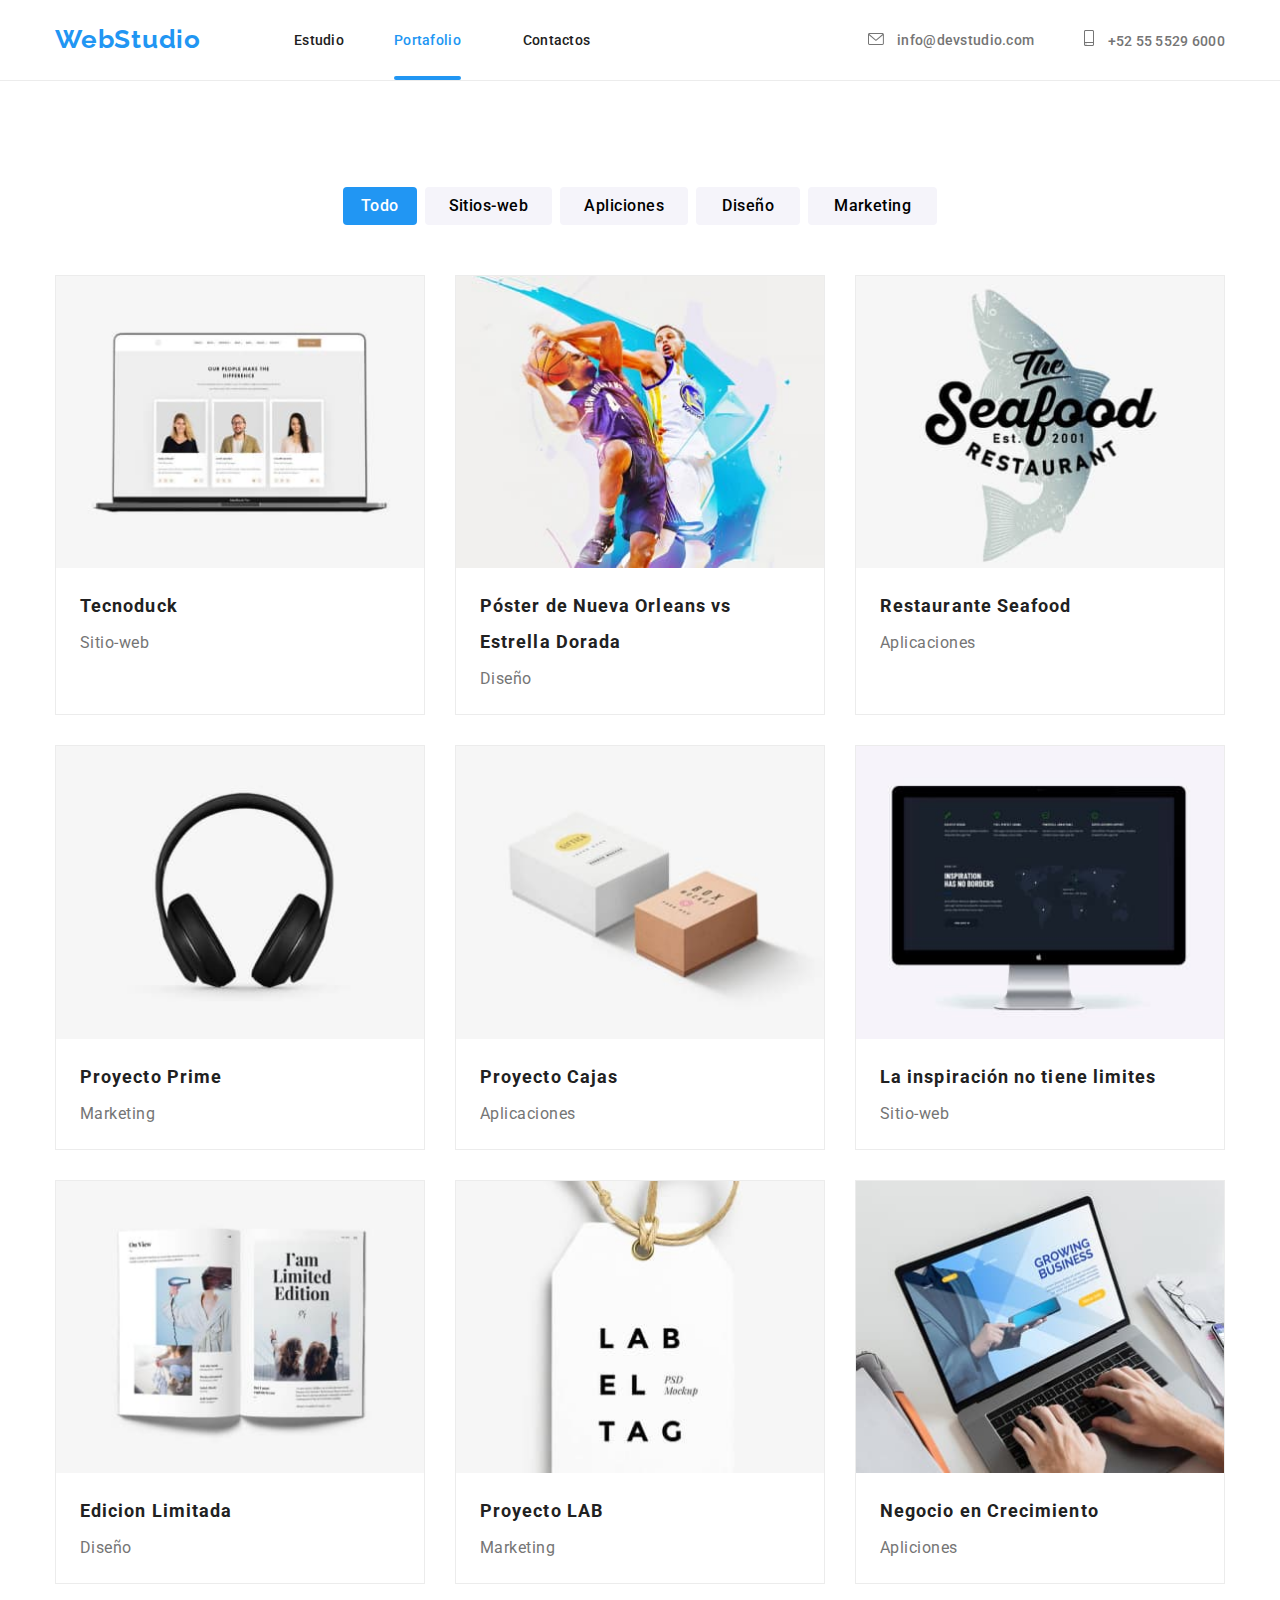
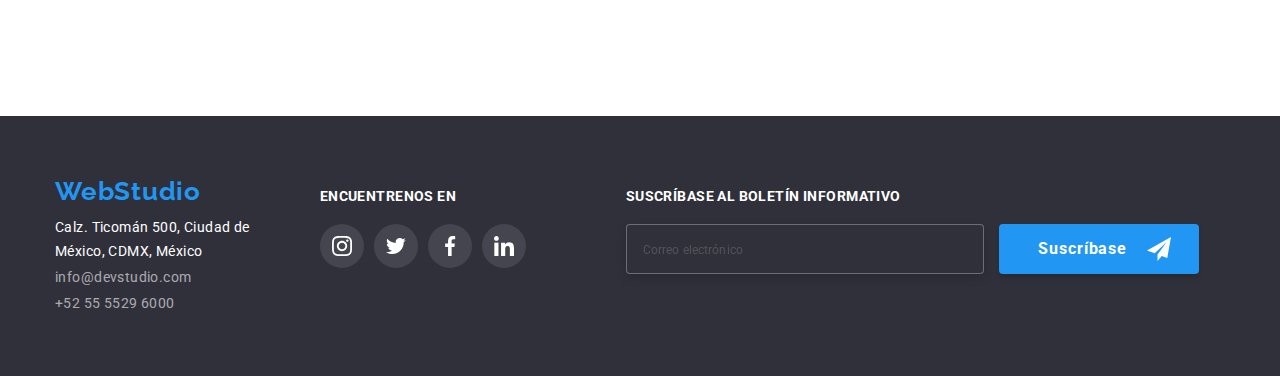
<file: portafolio.html>
<!DOCTYPE html>
<html lang="en">
  <head>
    <meta charset="UTF-8" />
    <meta http-equiv="X-UA-Compatible" content="IE=edge" />
    <meta name="viewport" content="width=device-width, initial-scale=1.0" />
    <link
      rel="stylesheet"
      href="https://cdnjs.cloudflare.com/ajax/libs/modern-normalize/1.0.0/modern-normalize.min.css"
    />
    <link rel="stylesheet" href="./css/main.min.css" />
    <link rel="preconnect" href="https://fonts.googleapis.com" />
    <link rel="preconnect" href="https://fonts.gstatic.com" crossorigin />
    <link
      href="https://fonts.googleapis.com/css2?family=Raleway:wght@700&family=Roboto:wght@400;500;700;900&display=swap"
      rel="stylesheet"
    />
    <title>Portafolio</title>
  </head>
  <body>
    <header class="header">
      <div class="container container__header">
        <a href="./index.html" class="header__logo link">WebStudio</a>
        <nav class="main-nav">
          <ul class="list main-nav__list">
            <li class="main-nav__item">
              <a href="./index.html" class="main-nav__link link">Estudio</a>
            </li>
            <li class="main-nav__item">
              <a
                href="./portafolio.html"
                class="main-nav__link main-nav__link--selected"
                >Portafolio</a
              >
            </li>
            <li class="main-nav__item">
              <a href="#contactos" class="main-nav__link link">Contactos</a>
            </li>
          </ul>
        </nav>
        <ul class="list main-nav__list2">
          <li class="main-nav__item2">
            <a href="mailto:info@devstudio.com" class="main-nav__mail link">
              <svg class="main-nav__icon" width="16" height="12">
                <use
                  href="./images/icons.svg#icon-sobre"
                  width="16"
                  height="12"
                ></use>
              </svg>
              info@devstudio.com
            </a>
          </li>

          <li class="list-nav2-item">
            <a href="tel:+525555296000" class="main-nav__tel link">
              <svg class="main-nav__icon" width="10px" height="16px">
                <use href="./images/icons.svg#icon-phone"></use>
              </svg>
              +52 55 5529 6000</a
            >
          </li>
        </ul>
      </div>
    </header>

    <main>
      <section class="section--buttons">
        <div class="container">
          <ul class="list list-buttons">
            <li class="section--buttons--item">
              <button
                type="button"
                class="section--buttons--generally section--buttons--selected btn-todo"
              >
                Todo
              </button>
            </li>
            <li class="section--buttons--item">
              <button
                type="button"
                class="section--buttons--generally btn-sitios"
              >
                Sitios-web
              </button>
            </li>
            <li class="section--buttons--item">
              <button
                type="button"
                class="section--buttons--generally btn-sitios"
              >
                Apliciones
              </button>
            </li>
            <li class="section--buttons--item">
              <button
                type="button"
                class="section--buttons--generally btn-diseño"
              >
                Diseño
              </button>
            </li>
            <li class="section--buttons--item">
              <button
                type="button"
                class="section--buttons--generally btn-diseño"
              >
                Marketing
              </button>
            </li>
          </ul>

          <!-- LIST FOR BRIEFCASE -->

          <ul class="list list-briefcase">
            <li class="section--briefcase--list--item">
              <a href="" class="enlace-briefcase link">
                <div class="overlay">
                  <img
                    src="./images/tecnoduck.jpg"
                    alt="sitio-web_tecnoduk"
                    width="370"
                  />
                  <p class="text-overlay">
                    Tecnoduck es una plataforma de distribución de coronavirus
                    de última generación. Las compañías usan esta plataforma
                    para el espionaje digital y los ataques a los servidores
                    seguros de la competencia.
                  </p>
                </div>

                <div class="information-briefcase">
                  <h3 class="section--briefcase--tittle">Tecnoduck</h3>
                  <p class="section--briefcase--tittle--description">
                    Sitio-web
                  </p>
                </div>
              </a>
            </li>

            <li class="section--briefcase--list--item">
              <a href="" class="enlace-briefcase link">
                <div class="overlay">
                  <img
                    src="images/diseño.jpg"
                    alt="diseño-poster de nueva orleans vs estrella dorada"
                    width="370"
                    height="294"
                  />
                  <p class="text-overlay">
                    Tecnoduck es una plataforma de distribución de coronavirus
                    de última generación. Las compañías usan esta plataforma
                    para el espionaje digital y los ataques a los servidores
                    seguros de la competencia.
                  </p>
                </div>

                <div class="information-briefcase">
                  <h3 class="section--briefcase--tittle">
                    Póster de Nueva Orleans vs <br />
                    Estrella Dorada
                  </h3>
                  <p class="section--briefcase--tittle--description">Diseño</p>
                </div>
              </a>
            </li>

            <li class="section--briefcase--list--item">
              <a href="" class="enlace-briefcase link">
                <div class="overlay">
                  <img
                    src="images/apliciones.jpg"
                    alt="Apliciones - restaurante Seafood"
                    width="370"
                    height="294"
                  />
                  <p class="text-overlay">
                    Tecnoduck es una plataforma de distribución de coronavirus
                    de última generación. Las compañías usan esta plataforma
                    para el espionaje digital y los ataques a los servidores
                    seguros de la competencia.
                  </p>
                </div>

                <div class="information-briefcase">
                  <h3 class="section--briefcase--tittle">
                    Restaurante Seafood
                  </h3>
                  <p class="section--briefcase--tittle--description">
                    Aplicaciones
                  </p>
                </div>
              </a>
            </li>

            <li class="section--briefcase--list--item">
              <a href="" class="enlace-briefcase link">
                <div class="overlay">
                  <img
                    src="images/marketing.jpg"
                    alt="Marketing-Proyecto Prime"
                    width="370"
                    height="294"
                  />
                  <p class="text-overlay">
                    Tecnoduck es una plataforma de distribución de coronavirus
                    de última generación. Las compañías usan esta plataforma
                    para el espionaje digital y los ataques a los servidores
                    seguros de la competencia.
                  </p>
                </div>

                <div class="information-briefcase">
                  <h3 class="section--briefcase--tittle">Proyecto Prime</h3>
                  <p class="section--briefcase--tittle--description">
                    Marketing
                  </p>
                </div>
              </a>
            </li>

            <li class="section--briefcase--list--item">
              <a href="" class="enlace-briefcase link">
                <div class="overlay">
                  <img
                    src="images/apliciones1.jpg"
                    alt="Apliciones - Proyecto Cajas"
                    width="370"
                    height="294"
                  />
                  <p class="text-overlay">
                    Tecnoduck es una plataforma de distribución de coronavirus
                    de última generación. Las compañías usan esta plataforma
                    para el espionaje digital y los ataques a los servidores
                    seguros de la competencia.
                  </p>
                </div>

                <div class="information-briefcase">
                  <h3 class="section--briefcase--tittle">Proyecto Cajas</h3>
                  <p class="section--briefcase--tittle--description">
                    Aplicaciones
                  </p>
                </div>
              </a>
            </li>

            <li class="section--briefcase--list--item">
              <a href="" class="enlace-briefcase link">
                <div class="overlay">
                  <img
                    src="images/sitio-web.jpg"
                    alt="Sitio-web La inspiracion no tiene limites"
                    width="370"
                    height="294"
                  />
                  <p class="text-overlay">
                    Tecnoduck es una plataforma de distribución de coronavirus
                    de última generación. Las compañías usan esta plataforma
                    para el espionaje digital y los ataques a los servidores
                    seguros de la competencia.
                  </p>
                </div>

                <div class="information-briefcase">
                  <h3 class="section--briefcase--tittle">
                    La inspiración no tiene limites
                  </h3>
                  <p class="section--briefcase--tittle--description">
                    Sitio-web
                  </p>
                </div>
              </a>
            </li>

            <li class="section--briefcase--list--item">
              <a href="" class="enlace-briefcase link">
                <div class="overlay">
                  <img
                    src="images/diseño1.jpg"
                    alt="Sitio-web La inspiracion no tiene limites"
                    width="370"
                    height="294"
                  />
                  <p class="text-overlay">
                    Tecnoduck es una plataforma de distribución de coronavirus
                    de última generación. Las compañías usan esta plataforma
                    para el espionaje digital y los ataques a los servidores
                    seguros de la competencia.
                  </p>
                </div>

                <div class="information-briefcase">
                  <h3 class="section--briefcase--tittle">Edicion Limitada</h3>
                  <p class="section--briefcase--tittle--description">Diseño</p>
                </div>
              </a>
            </li>

            <li class="section--briefcase--list--item">
              <a href="" class="enlace-briefcase link">
                <div class="overlay">
                  <img
                    src="images/marketing1.jpg"
                    alt="Proyecto-LAB"
                    width="370"
                    height="294"
                  />
                  <p class="text-overlay">
                    Tecnoduck es una plataforma de distribución de coronavirus
                    de última generación. Las compañías usan esta plataforma
                    para el espionaje digital y los ataques a los servidores
                    seguros de la competencia.
                  </p>
                </div>

                <div class="information-briefcase">
                  <h3 class="section--briefcase--tittle">Proyecto LAB</h3>
                  <p class="section--briefcase--tittle--description">
                    Marketing
                  </p>
                </div>
              </a>
            </li>

            <li class="section--briefcase--list--item">
              <a href="" class="enlace-briefcase link">
                <div class="overlay">
                  <img
                    src="images/apliaciones2.jpg"
                    alt="Aplicines - negocio en crecimiento"
                    width="370"
                    height="294"
                  />
                  <p class="text-overlay">
                    Tecnoduck es una plataforma de distribución de coronavirus
                    de última generación. Las compañías usan esta plataforma
                    para el espionaje digital y los ataques a los servidores
                    seguros de la competencia.
                  </p>
                </div>

                <div class="information-briefcase">
                  <h3 class="section--briefcase--tittle">
                    Negocio en Crecimiento
                  </h3>
                  <p class="section--briefcase--tittle--description">
                    Apliciones
                  </p>
                </div>
              </a>
            </li>
          </ul>
        </div>
      </section>
    </main>

    <footer class="footerr">
      <div class="container">
        <div class="container-footer">
          <div class="info-footerr">
            <a href="./index.html" class="logo link">WebStudio</a>
            <address>
              <ul class="list list-footer">
                <li class="list-footer-item">
                  <a
                    class="ubicacion link"
                    href="https://www.google.com/maps/place/Ciudad+de+México,+CDMX,+México/@19.3910038,-99.2836971,11z/data=!3m1!4b1!4m5!3m4!1s0x85ce0026db097507:0x54061076265ee841!8m2!3d19.4326077!4d-99.133208"
                    target="_blank"
                    rel="noreferrer noopener"
                    >Calz. Ticomán 500, Ciudad de <br />
                    México, CDMX, México</a
                  >
                </li>
                <li class="list-footer-item">
                  <a href="mailto:info@devstudio.com" class="mail1 link"
                    >info@devstudio.com</a
                  >
                </li>
                <li class="list-footer-item">
                  <a href="tel:+525555296000" class="tel1 link"
                    >+52 55 5529 6000</a
                  >
                </li>
              </ul>
            </address>
          </div>

          <div class="social-media-footer">
            <h3 class="title-social-media">ENCUENTRENOS EN</h3>
            <ul class="list-redes-footer list">
              <li class="redes-item">
                <a href="" class="ellipse2">
                  <svg width="20" height="20" class="icon-ellipse2">
                    <use href="./images/icons.svg#icon-instagram"></use>
                  </svg>
                </a>
              </li>

              <li class="redes-item">
                <a href="" class="ellipse2">
                  <svg width="20" height="20" class="icon-ellipse2">
                    <use href="./images/icons.svg#icon-twitter"></use>
                  </svg>
                </a>
              </li>

              <li class="redes-item">
                <a href="" class="ellipse2">
                  <svg width="20" height="20" class="icon-ellipse2">
                    <use href="./images/icons.svg#icon-facebook"></use>
                  </svg>
                </a>
              </li>

              <li class="redes-item">
                <a href="" class="ellipse2">
                  <svg width="20" height="20" class="icon-ellipse2">
                    <use href="./images/icons.svg#icon-linkedin"></use>
                  </svg>
                </a>
              </li>
            </ul>
          </div>

          <div class="formulario">
            <h3 class="tittle-formularios">
              SUSCRÍBASE al boletín informativo
            </h3>
            <form name="mail_suscribe">
              <label for="user_mail"></label>
              <input
                class="input-subcribe"
                type="email"
                name="email"
                id="mail_suscribe"
                placeholder="Correo electrónico"
              />

              <button type="submit" class="suscribe-btn">
                Suscríbase
                <svg width="24px" height="24px" class="enviar-icon">
                  <use href="./images/icons.svg#icon-enviar"></use>
                </svg>
              </button>
            </form>
          </div>
        </div>
      </div>
    </footer>
  </body>
</html>
</file>
<file: css/main.min.css>
:root{--blue-color: #2196f3;--background-color-index: #2f303a;--color--212121--: #212121;--color--gray--757575: #757575;--white--color: #ffffff;--second--white: #eeeeee;--color-degrade--grba: rgba(255, 255, 255, 0.6);--background--buttons: #f5f4fa;--color--header--border: #ececec;--color--icons: #afb1b8;--color-icons-foter: rgba(255, 255, 255, 0.1);--background-color-cards: rgba(33, 150, 243, 0.9);--ventana--modeal: rgba(0, 0, 0, 0.2);--background-div-text-images: rgba(47, 48, 58, 0.8);--border-form-modal: rgba(33, 33, 33, 0.2)}*,*::before,*::after{-webkit-box-sizing:border-box;box-sizing:border-box}body{font-family:"Roboto",sans-serif;font-style:normal;font-weight:400;font-size:14px;color:var(--color-212121--);margin:0;padding:0}img{display:block;max-width:100%;height:auto}h1,h2,h3,h4,h5,h6,p{margin:0}.list{list-style:none;padding-left:0;margin:0}.link{text-decoration:none}.section{padding-top:94px;padding-bottom:94px}.container{width:1200px;padding-left:15px;padding-right:15px;margin:0 auto}.header{display:-webkit-box;display:-ms-flexbox;display:flex;border-bottom:1px solid var(--color--header--border)}.container__header{display:-webkit-box;display:-ms-flexbox;display:flex}.header__logo{font-family:"Raleway";font-weight:700;font-size:26px;line-height:1.2;letter-spacing:.03em;color:var(--blue-color);padding-top:24px;padding-bottom:25px;margin-right:93px}.main-nav{display:-webkit-box;display:-ms-flexbox;display:flex;-webkit-box-align:center;-ms-flex-align:center;align-items:center}.main-nav__list{display:-webkit-box;display:-ms-flexbox;display:flex;-webkit-box-align:center;-ms-flex-align:center;align-items:center}.main-nav__list2{display:-webkit-box;display:-ms-flexbox;display:flex;margin-left:auto;-webkit-box-align:center;-ms-flex-align:center;align-items:center}.main-nav__item:first-child{margin-right:50px}.main-nav__item{margin-right:62px}.main-nav__item:last-child{margin-right:0}.main-nav__link{text-decoration:none;font-weight:500;line-height:1.14;letter-spacing:.02em;color:var(--color--212121--);padding:32px 0;-webkit-transition:color 250ms cubic-bezier(0.4, 0, 0.2, 1);transition:color 250ms cubic-bezier(0.4, 0, 0.2, 1);position:relative}.main-nav__link:hover,.main-nav__link:focus{color:var(--blue-color)}.main-nav__link:active{color:var(--blue-color)}.main-nav__link--selected{color:var(--blue-color)}.main-nav__link--selected::after{content:"";position:absolute;bottom:0;left:0;width:100%;height:4px;background-color:var(--blue-color);border-radius:2px}.main-nav__item2:first-child{margin-right:50px}.main-nav__mail{font-weight:500;line-height:1.14;letter-spacing:.02em;color:var(--color--gray--757575);padding:32px 0;-webkit-transition:color 250ms cubic-bezier(0.4, 0, 0.2, 1);transition:color 250ms cubic-bezier(0.4, 0, 0.2, 1)}.main-nav__mail:hover,.main-nav__mail:focus{color:var(--blue-color)}.main-nav__mail:hover .main-nav__icon,.main-nav__mail:focus .main-nav__icon{fill:var(--blue-color)}.main-nav__icon{fill:var(--color--gray--757575);margin-right:10px;-webkit-transition:fill 250ms cubic-bezier(0.4, 0, 0.2, 1);transition:fill 250ms cubic-bezier(0.4, 0, 0.2, 1)}.main-nav__tel{font-weight:500;line-height:1.14;letter-spacing:.02em;color:var(--color--gray--757575);padding:32px 0;-webkit-transition:color 250ms cubic-bezier(0.4, 0, 0.2, 1);transition:color 250ms cubic-bezier(0.4, 0, 0.2, 1)}.main-nav__tel:hover,.main-nav__tel:focus{color:var(--blue-color)}.main-nav__tel:hover .main-nav__icon,.main-nav__tel:focus .main-nav__icon{fill:var(--blue-color)}.section{padding-top:94px;padding-bottom:94px}.banner{background-image:url(/../goit-markup-hw-04/images/banner.jpg);background-repeat:no-repeat;background-size:cover;-webkit-box-align:center;-ms-flex-align:center;align-items:center;text-align:center;padding-top:200px;padding-bottom:200px}.banner__tittle{width:696px;margin:auto;margin-bottom:30px;font-weight:900;font-size:44px;line-height:1.4;text-align:center;letter-spacing:.06em;color:var(--white--color)}.banner__btn{text-align:center;padding:10px 32px;font-weight:700;font-size:16px;line-height:1.9;background:var(--blue-color);-webkit-box-shadow:0px 4px 4px rgba(0,0,0,.15);box-shadow:0px 4px 4px rgba(0,0,0,.15);border-radius:4px;border-color:var(--blue-color);color:var(--white--color);cursor:pointer}.backdrop{position:fixed;top:0;left:0;width:100%;height:100%;opacity:1;visibility:visible;pointer-events:visible;background-color:var(--ventana--modeal);-webkit-transition:opacity 250ms cubic-bezier(0.4, 0, 0.2, 1);transition:opacity 250ms cubic-bezier(0.4, 0, 0.2, 1)}.modal{padding:40px;position:absolute;top:50%;left:50%;width:528px;height:581px;background-color:var(--white--color);-webkit-box-shadow:0px 1px 3px rgba(0,0,0,.12),0px 1px 1px rgba(0,0,0,.14),0px 2px 1px rgba(0,0,0,.2);box-shadow:0px 1px 3px rgba(0,0,0,.12),0px 1px 1px rgba(0,0,0,.14),0px 2px 1px rgba(0,0,0,.2);border-radius:4px;-webkit-transform:translate(-50%, -50%);transform:translate(-50%, -50%);-webkit-transition:-webkit-transform 250ms cubic-bezier(0.4, 0, 0.2, 1);transition:-webkit-transform 250ms cubic-bezier(0.4, 0, 0.2, 1);transition:transform 250ms cubic-bezier(0.4, 0, 0.2, 1);transition:transform 250ms cubic-bezier(0.4, 0, 0.2, 1), -webkit-transform 250ms cubic-bezier(0.4, 0, 0.2, 1)}.close-x{position:absolute;text-align:center;left:490px;top:8px;width:30px;height:30px;background:var(--white--color);border:1px solid rgba(0,0,0,.1);border-radius:50%;cursor:pointer}.close-x:hover .close-icoon,.close-x:focus .close.icon{fill:var(--blue-color)}.close-icoon{position:absolute;top:9px;right:8px}.is-hidden{visibility:hidden;opacity:0;pointer-events:none}.modal-tittle{font-family:"Roboto";font-style:normal;font-weight:700;font-size:20px;line-height:23px;text-align:center;letter-spacing:.03em;color:var(--color--212121--);margin-bottom:12px}.tittle-label{margin-top:10px;font-family:"Roboto";font-style:normal;font-weight:400;font-size:12px;line-height:14px;letter-spacing:.01em;color:var(--color--gray--757575)}.modal-from-input-group{position:relative;margin-top:4px;margin-bottom:10px}.modal-form-input{display:block;outline:none;border:1px solid var(--border-form-modal);border-radius:4px;height:40px;width:100%;padding-left:42px}.modal-form-input:hover,.modal-form-input:focus{border:1px solid var(--blue-color)}.modal-form-input:hover+.modal-form-svg,.modal-form-input:focus+.modal-form-svg{fill:var(--blue-color)}.modal-form-svg{width:12px;height:12px;position:absolute;top:14px;left:15px;fill:var(--color--212121--);pointer-events:none}.label-text{display:-webkit-box;display:-ms-flexbox;display:flex;-webkit-box-orient:vertical;-webkit-box-direction:normal;-ms-flex-direction:column;flex-direction:column}.text-area-modal{border:1px solid rgba(33,33,33,.2);border-radius:4px;padding:12px 16px;margin-top:4px;resize:none;outline:none;height:120px}::-webkit-input-placeholder{font-family:"Roboto";font-style:normal;font-weight:400;font-size:12px;line-height:14px;letter-spacing:.01em;color:rgba(117,117,117,.5)}::-moz-placeholder{font-family:"Roboto";font-style:normal;font-weight:400;font-size:12px;line-height:14px;letter-spacing:.01em;color:rgba(117,117,117,.5)}:-ms-input-placeholder{font-family:"Roboto";font-style:normal;font-weight:400;font-size:12px;line-height:14px;letter-spacing:.01em;color:rgba(117,117,117,.5)}::-ms-input-placeholder{font-family:"Roboto";font-style:normal;font-weight:400;font-size:12px;line-height:14px;letter-spacing:.01em;color:rgba(117,117,117,.5)}::placeholder{font-family:"Roboto";font-style:normal;font-weight:400;font-size:12px;line-height:14px;letter-spacing:.01em;color:rgba(117,117,117,.5)}.container-text{font-family:"Roboto";font-style:normal;font-weight:400;font-size:14px;line-height:24px;letter-spacing:.03em;color:var(--color--gray--757575);display:-webkit-box;display:-ms-flexbox;display:flex;-webkit-box-align:center;-ms-flex-align:center;align-items:center}.check-input{position:absolute !important;clip:rect(1px 1px 1px 1px);padding:0 !important;border:0 !important;height:1px !important;width:1px !important;overflow:hidden}.check-input:checked+.checkbox-svg{background-color:var(--blue-color);border-color:var(--blue-color)}.check-input:checked+.checkbox-svg svg path{stroke-dasharray:500;stroke-dashoffset:500;stroke:var(--white--color);stroke-width:3;-webkit-animation:check 4s forwards;animation:check 4s forwards}.check-input:checked+.checkbox-svg::before{-webkit-animation:rippple .3s;animation:rippple .3s}.container-text span{font-family:"Roboto";font-style:normal;font-weight:400;font-size:14px;line-height:24px;margin-left:10px;margin-top:20px;letter-spacing:.03em;color:var(--color--gray--757575t)}.checkbox-svg{position:relative;width:20px;height:15px;border:2px solid var(--color--212121--);border-radius:10%;margin-left:12px;cursor:pointer}.checkbox-svg::before{content:"";position:absolute;top:0px;-webkit-transform:scale(0);transform:scale(0);display:block;width:10px;height:10px;z-index:-1}.checkbox-svg svg{position:absolute;top:2px;left:1px;width:12px;height:9px}@-webkit-keyframes check{to{stroke-dashoffset:0}}@keyframes check{to{stroke-dashoffset:0}}.btn-enviar{padding:10px 75px;background-color:var(--blue-color);-webkit-box-shadow:0px 4px 4px rgba(0,0,0,.15);box-shadow:0px 4px 4px rgba(0,0,0,.15);border-radius:4px;font-family:"Roboto";font-style:normal;font-weight:700;font-size:16px;line-height:30px;color:var(--white--color);border:none;letter-spacing:.06em;display:-webkit-box;display:-ms-flexbox;display:flex;margin-left:auto;margin-right:auto;margin-top:10px;cursor:pointer}.boxes-icons-1{text-align:center;width:270px;height:120px;background-color:var(--background--buttons);padding:25px 102.34px;border-radius:4px;margin-bottom:30px}.section--texts--tittles{font-weight:700;line-height:1.14;letter-spacing:.03em;margin-bottom:10px}.section--texts--text{line-height:1.7;letter-spacing:.03em;color:var(--color--gray--757575)}.section--texts--list--item{-ms-flex-preferred-size:calc((100% - 90px)/4);flex-basis:calc((100% - 90px)/4)}.section--texts--list--item:last-child{margin-right:0}.list-texts{padding-top:1px;display:-webkit-box;display:-ms-flexbox;display:flex;-ms-flex-wrap:wrap;flex-wrap:wrap;gap:30px}.service--section{padding-top:5px}.service--section--tittle{margin-bottom:55.05px;font-weight:700;font-size:36px;line-height:1.2;text-align:center;letter-spacing:.03em}.service-list{display:-webkit-box;display:-ms-flexbox;display:flex;-ms-flex-wrap:wrap;flex-wrap:wrap;gap:30px}.list-service-section{-ms-flex-preferred-size:calc((100% - 60px)/3);flex-basis:calc((100% - 60px)/3)}.boxes-images-1{position:relative}.boxes-images-2{position:relative}.boxes-images-3{position:relative}.images-text{display:-webkit-box;display:-ms-flexbox;display:flex;-webkit-box-pack:center;-ms-flex-pack:center;justify-content:center;-webkit-box-align:center;-ms-flex-align:center;align-items:center;position:absolute;width:100%;font-family:"Roboto";font-style:normal;font-weight:700;font-size:14px;line-height:16px;text-align:center;letter-spacing:.03em;text-transform:uppercase;bottom:0;left:0;color:var(--white--color);background-color:var(--background-div-text-images);padding:27px 79px}.section--team{text-align:center;background-color:var(--background--buttons)}.list-team{display:-webkit-box;display:-ms-flexbox;display:flex;-webkit-box-align:center;-ms-flex-align:center;align-items:center;-ms-flex-wrap:wrap;flex-wrap:wrap;gap:37px}.list-section-team{-ms-flex-preferred-size:calc((100% - 111px)/4);flex-basis:calc((100% - 111px)/4)}.section--team--tittle{font-weight:700;font-size:36px;line-height:1.2;text-align:center;letter-spacing:.03em;margin-bottom:50px}.information-team{padding:30px 32px}.section--team--profession{margin-bottom:16px}.social-media{display:-webkit-box;display:-ms-flexbox;display:flex;-webkit-box-align:center;-ms-flex-align:center;align-items:center;-ms-flex-wrap:wrap;flex-wrap:wrap;gap:8px;padding:0}.social-media-list{-ms-flex-preferred-size:calc((100% - 30px)/4);flex-basis:calc((100% - 30px)/4)}.ellipse{display:-webkit-box;display:-ms-flexbox;display:flex;-webkit-box-align:center;-ms-flex-align:center;align-items:center;-webkit-box-pack:center;-ms-flex-pack:center;justify-content:center;border-radius:50%;width:44px;height:44px;background-color:var(--white--color);-webkit-transition:background-color 250ms cubic-bezier(0.4, 0, 0.2, 1);transition:background-color 250ms cubic-bezier(0.4, 0, 0.2, 1)}.ellipse:hover,.ellipse:focus{background-color:var(--blue-color)}.ellipse:hover .icon-ellipse,.ellipse:focus .icon-ellipse{fill:var(--white--color)}.icon-ellipse{fill:var(--color--icons)}.section--team--name--person{font-weight:500;font-size:16px;line-height:1.18;text-align:center;letter-spacing:.03em;margin-bottom:10px}.section--team--profession{font-size:16px;line-height:1.18;text-align:center;letter-spacing:.03em;color:var(--color--gray--757575)}.list-section-team{background-color:var(--white--color);border-radius:0px 0px 4px 4px;-webkit-box-shadow:0px 1px 3px rgba(0,0,0,.12),0px 1px 1px rgba(0,0,0,.14),0px 2px 1px rgba(0,0,0,.2);box-shadow:0px 1px 3px rgba(0,0,0,.12),0px 1px 1px rgba(0,0,0,.14),0px 2px 1px rgba(0,0,0,.2)}.list-section-team:last-child{margin-right:0}.section-clientes{padding-top:59px}.section-clientes-tittle{font-family:"Roboto";font-style:normal;font-weight:700;font-size:36px;line-height:42px;text-align:center;letter-spacing:.03em;color:var(--color--212121--);margin-bottom:44.02px}.list-clientes{display:-webkit-box;display:-ms-flexbox;display:flex;-webkit-box-align:center;-ms-flex-align:center;align-items:center;-ms-flex-wrap:wrap;flex-wrap:wrap;gap:30px;padding:0;margin-bottom:57px}.list-clientes-item{-ms-flex-preferred-size:calc((100% - 150px)/6);flex-basis:calc((100% - 150px)/6)}.boxes-clients{display:-webkit-box;display:-ms-flexbox;display:flex;-webkit-box-align:center;-ms-flex-align:center;align-items:center;-webkit-box-pack:center;-ms-flex-pack:center;justify-content:center;width:170px;height:81px;border:1px solid var(--color--icons);border-radius:4px;cursor:pointer;-webkit-transition:border 250ms cubic-bezier(0.4, 0, 0.2, 1);transition:border 250ms cubic-bezier(0.4, 0, 0.2, 1);-webkit-transition:color 250ms cubic-bezier(0.4, 0, 0.2, 1);transition:color 250ms cubic-bezier(0.4, 0, 0.2, 1)}.boxes-clients:hover,.boxes-clients:focus{border:1px solid var(--blue-color)}.boxes-clients:hover .icon-clients,.boxes-clients:focus .icon-clients{fill:var(--blue-color)}.icon-clients{fill:var(--color--icons);-webkit-transition:fill 250ms cubic-bezier(0.4, 0, 0.2, 1);transition:fill 250ms cubic-bezier(0.4, 0, 0.2, 1)}.section--buttons{padding-top:106px;padding-bottom:50px}.list-buttons{display:-webkit-box;display:-ms-flexbox;display:flex;-webkit-box-align:center;-ms-flex-align:center;align-items:center;-webkit-box-pack:center;-ms-flex-pack:center;justify-content:center;margin-bottom:50px}.section--buttons--item{margin-right:8px}.section--buttons--item:last-child{margin-right:0}.section--buttons--generally{border:none;background-color:var(--background--buttons);border-radius:4px;font-family:inherit;font-weight:500;font-size:16px;line-height:1.62;letter-spacing:.03em;-webkit-transition:background-color 250ms cubic-bezier(0.4, 0, 0.2, 1);transition:background-color 250ms cubic-bezier(0.4, 0, 0.2, 1);-webkit-transition:color 250ms cubic-bezier(0.4, 0, 0.2, 1);transition:color 250ms cubic-bezier(0.4, 0, 0.2, 1);-webkit-transition:-webkit-box-shadow 250ms cubic-bezier(0.4, 0, 0.2, 1);transition:-webkit-box-shadow 250ms cubic-bezier(0.4, 0, 0.2, 1);transition:box-shadow 250ms cubic-bezier(0.4, 0, 0.2, 1);transition:box-shadow 250ms cubic-bezier(0.4, 0, 0.2, 1), -webkit-box-shadow 250ms cubic-bezier(0.4, 0, 0.2, 1)}.section--buttons--generally:hover,.section--buttons--generally:focus,.section--buttons--generally:active{background-color:var(--blue-color);-webkit-box-shadow:0px 3px 1px rgba(0,0,0,.1),0px 1px 2px rgba(0,0,0,.08),0px 2px 2px rgba(0,0,0,.12);box-shadow:0px 3px 1px rgba(0,0,0,.1),0px 1px 2px rgba(0,0,0,.08),0px 2px 2px rgba(0,0,0,.12);border-radius:4px;cursor:pointer;color:var(--white--color)}.btn-todo{padding:6px 18px}.btn-sitios{padding:6px 24px}.btn-diseño{padding:6px 26px}.section--buttons--selected{background-color:var(--blue-color);color:var(--white--color);border-radius:4px}.list-briefcase{display:-webkit-box;display:-ms-flexbox;display:flex;-ms-flex-wrap:wrap;flex-wrap:wrap;gap:30px;margin-bottom:82px}.information-briefcase{padding:20px 24px}.section--briefcase--tittle{font-weight:700;font-size:18px;margin-bottom:4px;line-height:2;letter-spacing:.06em;color:var(--color--212121--)}.section--briefcase--tittle--description{font-size:16px;line-height:1.87;letter-spacing:.03em;color:var(--color--gray--757575);margin:0}.section--briefcase--list--item{-ms-flex-preferred-size:calc((100% - 60px)/3);flex-basis:calc((100% - 60px)/3);background-color:var(--white--color);border:1px solid var(--color--header--border)}.section--briefcase--list--item:hover{background:var(--white--color);border:1px solid var(--second--white);-webkit-box-shadow:0px 1px 1px rgba(0,0,0,.12),0px 4px 4px rgba(0,0,0,.06),1px 4px 6px rgba(0,0,0,.16);box-shadow:0px 1px 1px rgba(0,0,0,.12),0px 4px 4px rgba(0,0,0,.06),1px 4px 6px rgba(0,0,0,.16);cursor:pointer}.text-overlay{position:absolute;top:0;left:0;overflow:auto;-webkit-transform:translateY(100%);transform:translateY(100%);-webkit-transition:-webkit-transform 250ms cubic-bezier(0.4, 0, 0.2, 1);transition:-webkit-transform 250ms cubic-bezier(0.4, 0, 0.2, 1);transition:transform 250ms cubic-bezier(0.4, 0, 0.2, 1);transition:transform 250ms cubic-bezier(0.4, 0, 0.2, 1), -webkit-transform 250ms cubic-bezier(0.4, 0, 0.2, 1);font-family:"Roboto";font-style:normal;font-weight:400;font-size:18px;line-height:28px;letter-spacing:.03em;color:var(--white--color);padding:63px 24px;background-color:var(--background-color-cards)}.overlay{position:relative;overflow:hidden}.enlace-briefcase:hover .text-overlay,.enlace-briefcase:focus .text-overlay{-webkit-transform:translateY(0);transform:translateY(0)}.briefcase-proyects-text p{font-family:"Roboto";font-style:normal;font-weight:400;font-size:18px;line-height:28px;letter-spacing:.03em;color:var(--white--color)}.list-footer{display:block;margin-top:9px}.footerr{background-color:var(--background-color-index);padding-top:60px;padding-bottom:60px}.container-footer{display:-webkit-box;display:-ms-flexbox;display:flex}.logo{font-family:"Raleway";font-weight:700;font-size:26px;line-height:1.2;letter-spacing:.03em;color:var(--blue-color)}.list-footer-item{margin-bottom:2px}.list-footer-item:last-child{margin-bottom:0}.ubicacion{width:231px;font-style:normal;line-height:1.71;letter-spacing:.03em;color:var(--white--color)}.mail1{font-style:normal;line-height:1.71;letter-spacing:.03em;color:var(--color-degrade--grba);-webkit-transition:color 250ms cubic-bezier(0.4, 0, 0.2, 1);transition:color 250ms cubic-bezier(0.4, 0, 0.2, 1)}.mail1:hover,.mail1:focus,.mail1:active{color:var(--blue-color)}.tel1{font-style:normal;line-height:1.71;letter-spacing:.03em;color:var(--color-degrade--grba);-webkit-transition:color 250ms cubic-bezier(0.4, 0, 0.2, 1);transition:color 250ms cubic-bezier(0.4, 0, 0.2, 1)}.tel1:hover,.tel1:focus,.tel1:active{color:var(--blue-color)}.social-media-footer{padding-top:12px;margin-left:70px}.list-redes-footer{width:286px;display:-webkit-box;display:-ms-flexbox;display:flex;-ms-flex-wrap:wrap;flex-wrap:wrap;gap:10px}.title-social-media{font-family:"Roboto";font-style:normal;font-weight:700;font-size:14px;line-height:16px;letter-spacing:.03em;text-transform:uppercase;color:var(--white--color);margin-bottom:20px}.ellipse2{display:-webkit-box;display:-ms-flexbox;display:flex;-webkit-box-align:center;-ms-flex-align:center;align-items:center;-webkit-box-pack:center;-ms-flex-pack:center;justify-content:center;border-radius:50%;width:44px;height:44px;background-color:var(--color-icons-foter);-webkit-transition:background-color 250ms cubic-bezier(0.4, 0, 0.2, 1);transition:background-color 250ms cubic-bezier(0.4, 0, 0.2, 1)}.ellipse2:hover,.ellipse2:focus{background-color:var(--blue-color)}.icon-ellipse2{fill:var(--white--color)}.formulario{padding-top:12px;margin-left:20px}.tittle-formularios{font-family:"Roboto";font-style:normal;font-weight:700;font-size:14px;line-height:16px;letter-spacing:.03em;text-transform:uppercase;color:var(--white--color)}.input-subcribe{width:358px;height:50px;padding:0px;padding-left:16px;border:1px solid rgba(255,255,255,.3);-webkit-filter:drop-shadow(0px 4px 4px rgba(0, 0, 0, 0.15));filter:drop-shadow(0px 4px 4px rgba(0, 0, 0, 0.15));border-radius:4px;background-color:var(--background-color-index);margin-top:20px;color:var(--white--color)}.btn-subcribe-relative{display:-webkit-box;display:-ms-flexbox;display:flex}.suscribe-btn{background-color:var(--blue-color);border:none;height:50px;margin-left:12px;padding:10px 72px 10px 39px;font-family:"Roboto";font-style:normal;font-weight:700;font-size:16px;line-height:30px;-webkit-box-shadow:0px 4px 4px rgba(0,0,0,.15);box-shadow:0px 4px 4px rgba(0,0,0,.15);border-radius:4px;color:var(--white--color);letter-spacing:.06em;text-align:center;position:relative;cursor:pointer}.enviar-icon{margin-left:20px;position:absolute;top:13px}/*# sourceMappingURL=main.min.css.map */
</file>
